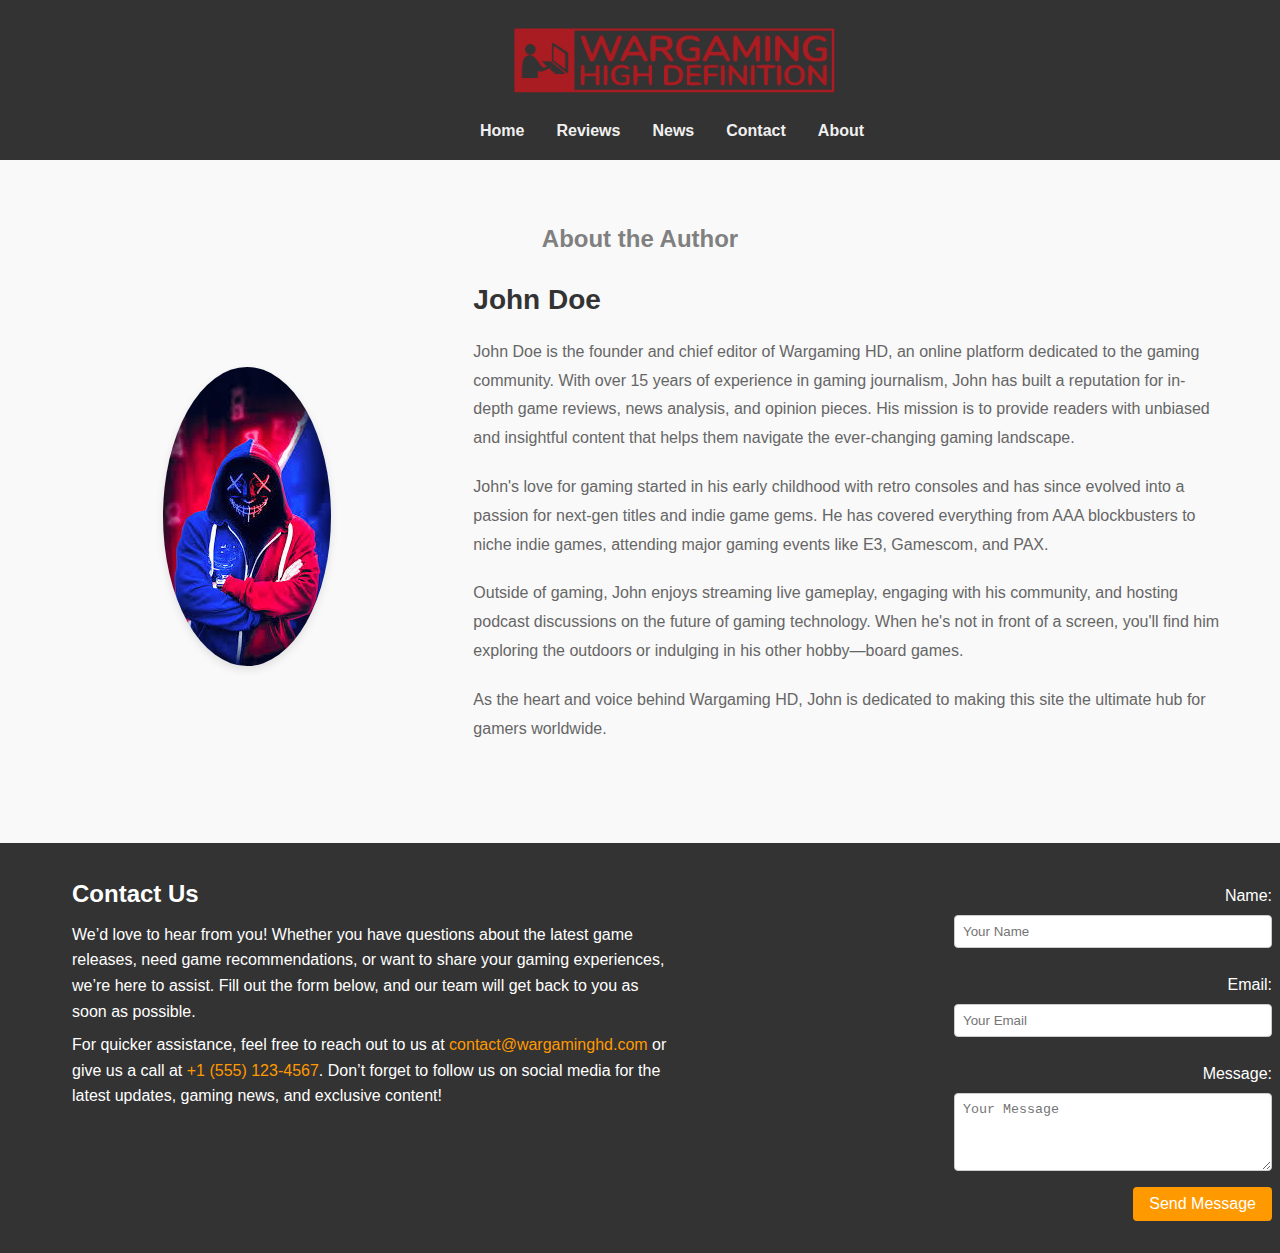
<file: about.html>
<!DOCTYPE html>
<html lang="en">
<head>
    <meta charset="UTF-8">
    <meta name="viewport" content="width=device-width, initial-scale=1.0">
    <title>About</title>
    <link rel="stylesheet" href="styles.css">
</head>
<body>
    <!-- Header Section -->
    <header>
        <div class="header-content">
            <div class="logo-title">
                <img src="../Extra/logo2_red.png" alt="WargamingHD Logo" class="logo">
            </div>
            <nav>
                <ul>
                    <li><a href="../index.html#Home">Home</a></li>
                    <li><a href="../index.html#reviews">Reviews</a></li>
                    <li><a href="../index.html#news">News</a></li>
                    <li><a href="../index.html#contact">Contact</a></li>
                    <li><a href="about.html">About</a></li>
                </ul>
            </nav>
        </div>
    </header>

    <main>
        <!-- About Section -->
        <section id="about">
            <h2 style="color:gray">About the Author</h2>
            <div class="about-content">
                <div class="about-image">
                    <img src="../Extra/johnDoe.jpg" alt="Author Portrait">
                </div>
                <div class="about-text">
                    <h3>John Doe</h3>
                    <p>John Doe is the founder and chief editor of Wargaming HD, an online platform dedicated to the gaming community. With over 15 years of experience in gaming journalism, John has built a reputation for in-depth game reviews, news analysis, and opinion pieces. His mission is to provide readers with unbiased and insightful content that helps them navigate the ever-changing gaming landscape.</p>
                    
                    <p>John's love for gaming started in his early childhood with retro consoles and has since evolved into a passion for next-gen titles and indie game gems. He has covered everything from AAA blockbusters to niche indie games, attending major gaming events like E3, Gamescom, and PAX.</p>
    
                    <p>Outside of gaming, John enjoys streaming live gameplay, engaging with his community, and hosting podcast discussions on the future of gaming technology. When he's not in front of a screen, you'll find him exploring the outdoors or indulging in his other hobby—board games.</p>
    
                    <p>As the heart and voice behind Wargaming HD, John is dedicated to making this site the ultimate hub for gamers worldwide.</p>
                </div>
            </div>
        </section>
    </main>

    <!-- Footer Section -->
    <footer id="contact">
        <div class="footer-content">
            <div class="contact-info">
                <h2>Contact Us</h2>
                <p>We’d love to hear from you! Whether you have questions about the latest game releases, need game recommendations, or want to share your gaming experiences, we’re here to assist. Fill out the form below, and our team will get back to you as soon as possible.</p>
                <p>For quicker assistance, feel free to reach out to us at <a href="mailto:contact@wargaminghd.com">contact@wargaminghd.com</a> or give us a call at <a href="tel:+15551234567">+1 (555) 123-4567</a>. Don’t forget to follow us on social media for the latest updates, gaming news, and exclusive content!</p>
            </div>
            <div class="form-container">
                <form action="submit_form.php" method="post">
                    <label for="name">Name:</label>
                    <input type="text" id="name" name="name" placeholder="Your Name" required>
    
                    <label for="email">Email:</label>
                    <input type="email" id="email" name="email" placeholder="Your Email" required>
    
                    <label for="message">Message:</label>
                    <textarea id="message" name="message" placeholder="Your Message" rows="4" required></textarea>
    
                    <button type="submit">Send Message</button>
                </form>
            </div>
        </div>
    </footer>   
    
</body>
</html>
</file>
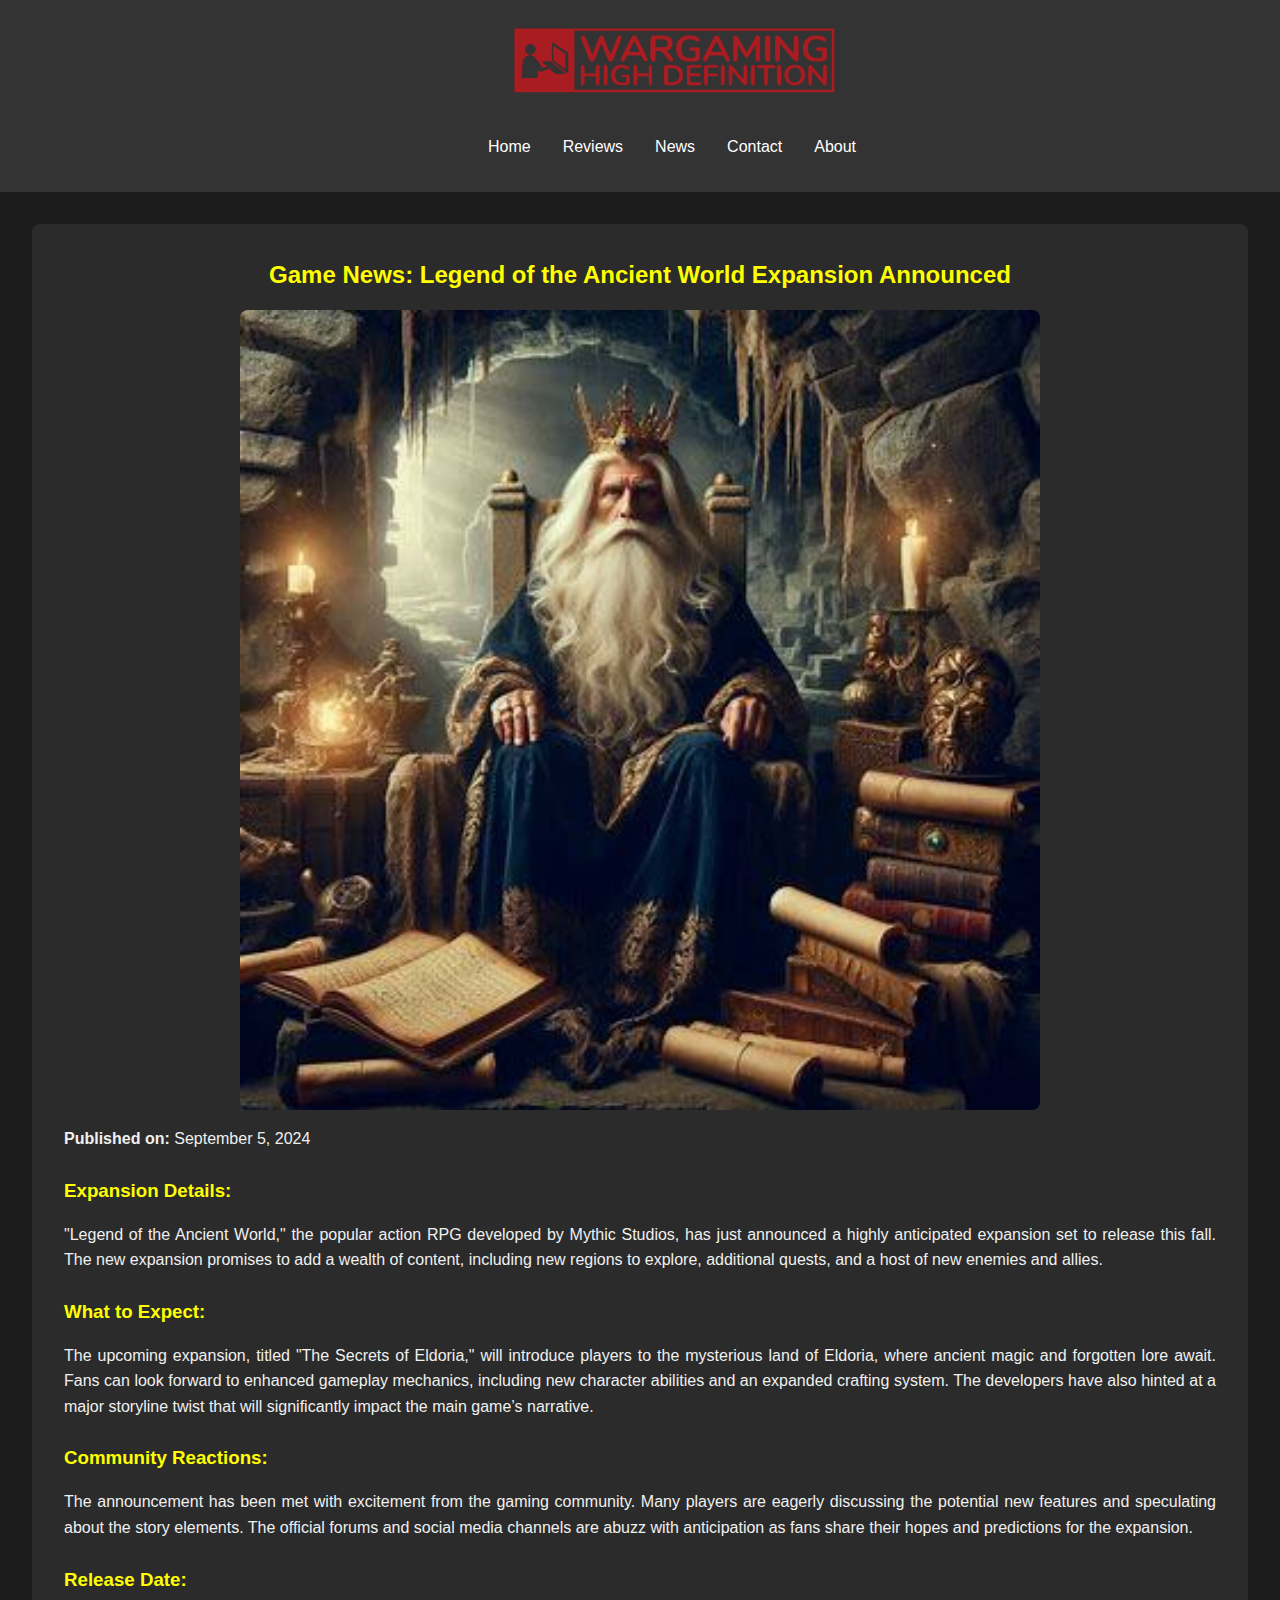
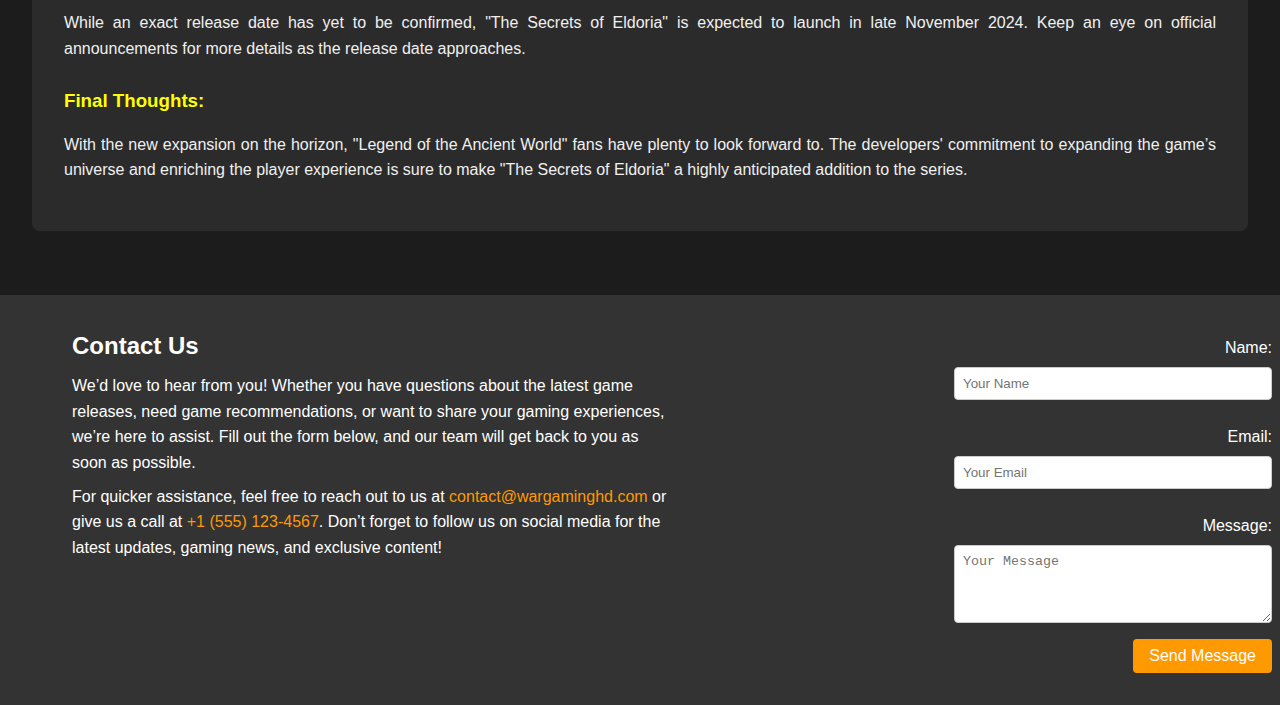
<file: Articles/GameNews_1.html>
<!DOCTYPE html>
<html lang="en">
<head>
    <meta charset="UTF-8">
    <meta name="viewport" content="width=device-width, initial-scale=1.0">
    <title>Game News: Legend of the Ancient World Expansion Announced</title>
    <link rel="stylesheet" href="GameNews.css">
  
</head>
<body>
    <!-- Header Section -->
    <header>
        <div class="header-content">
            <div class="logo-title">
                <img src="../Extra/logo2_red.png" alt="WargamingHD Logo" class="logo">
            </div>
            <nav>
                <ul>
                    <li><a href="../index.html#Home">Home</a></li>
                    <li><a href="../index.html#reviews">Reviews</a></li>
                    <li><a href="../index.html#news">News</a></li>
                    <li><a href="../index.html#contact">Contact</a></li>
                    <li><a href="../about.html">About</a></li>
                </ul>
            </nav>
        </div>
    </header>

    <main>
        <!-- News Section -->
        <section id="news">
            <article class="news-item">
                <h2>Game News: Legend of the Ancient World Expansion Announced</h2>
                
                <!-- News Image -->
                <div class="news-image">
                    <img src="../Extra/game1.jpg" alt="Legend of the Ancient World Expansion">
                </div>

                <p><strong>Published on:</strong> September 5, 2024</p>

                <h3>Expansion Details:</h3>
                <p>"Legend of the Ancient World," the popular action RPG developed by Mythic Studios, has just announced a highly anticipated expansion set to release this fall. The new expansion promises to add a wealth of content, including new regions to explore, additional quests, and a host of new enemies and allies.</p>

                <h3>What to Expect:</h3>
                <p>The upcoming expansion, titled "The Secrets of Eldoria," will introduce players to the mysterious land of Eldoria, where ancient magic and forgotten lore await. Fans can look forward to enhanced gameplay mechanics, including new character abilities and an expanded crafting system. The developers have also hinted at a major storyline twist that will significantly impact the main game’s narrative.</p>

                <h3>Community Reactions:</h3>
                <p>The announcement has been met with excitement from the gaming community. Many players are eagerly discussing the potential new features and speculating about the story elements. The official forums and social media channels are abuzz with anticipation as fans share their hopes and predictions for the expansion.</p>

                <h3>Release Date:</h3>
                <p>While an exact release date has yet to be confirmed, "The Secrets of Eldoria" is expected to launch in late November 2024. Keep an eye on official announcements for more details as the release date approaches.</p>

                <h3>Final Thoughts:</h3>
                <p>With the new expansion on the horizon, "Legend of the Ancient World" fans have plenty to look forward to. The developers' commitment to expanding the game’s universe and enriching the player experience is sure to make "The Secrets of Eldoria" a highly anticipated addition to the series.</p>

        
            </article>
        </section>
    </main>

    <!-- Footer Section -->
    <footer id="contact">
        <div class="footer-content">
            <div class="contact-info">
                <h2>Contact Us</h2>
                <p>We’d love to hear from you! Whether you have questions about the latest game releases, need game recommendations, or want to share your gaming experiences, we’re here to assist. Fill out the form below, and our team will get back to you as soon as possible.</p>
                <p>For quicker assistance, feel free to reach out to us at <a href="mailto:contact@wargaminghd.com">contact@wargaminghd.com</a> or give us a call at <a href="tel:+15551234567">+1 (555) 123-4567</a>. Don’t forget to follow us on social media for the latest updates, gaming news, and exclusive content!</p>
            </div>
            <div class="form-container">
                <form action="submit_form.php" method="post">
                    <label for="name">Name:</label>
                    <input type="text" id="name" name="name" placeholder="Your Name" required>
    
                    <label for="email">Email:</label>
                    <input type="email" id="email" name="email" placeholder="Your Email" required>
    
                    <label for="message">Message:</label>
                    <textarea id="message" name="message" placeholder="Your Message" rows="4" required></textarea>
    
                    <button type="submit">Send Message</button>
                </form>
            </div>
        </div>
    </footer>   
</body>
</html>
</file>
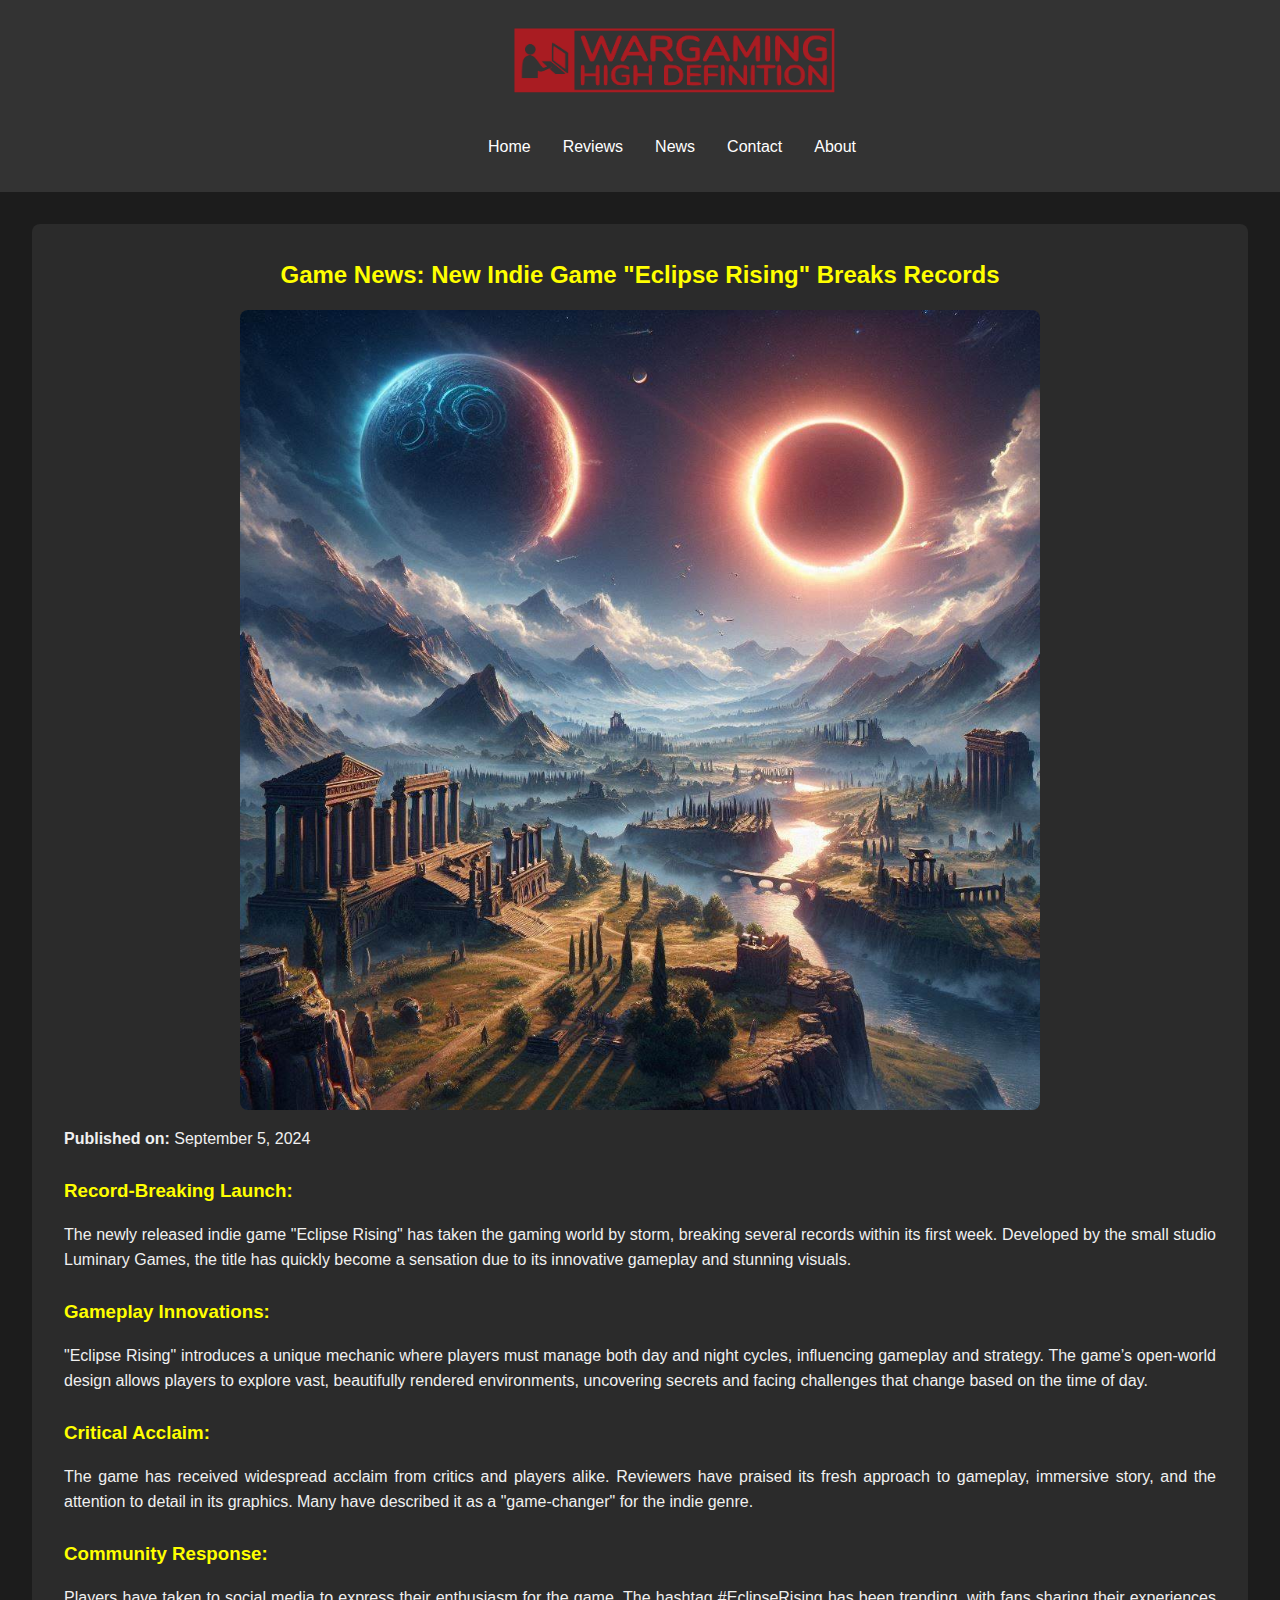
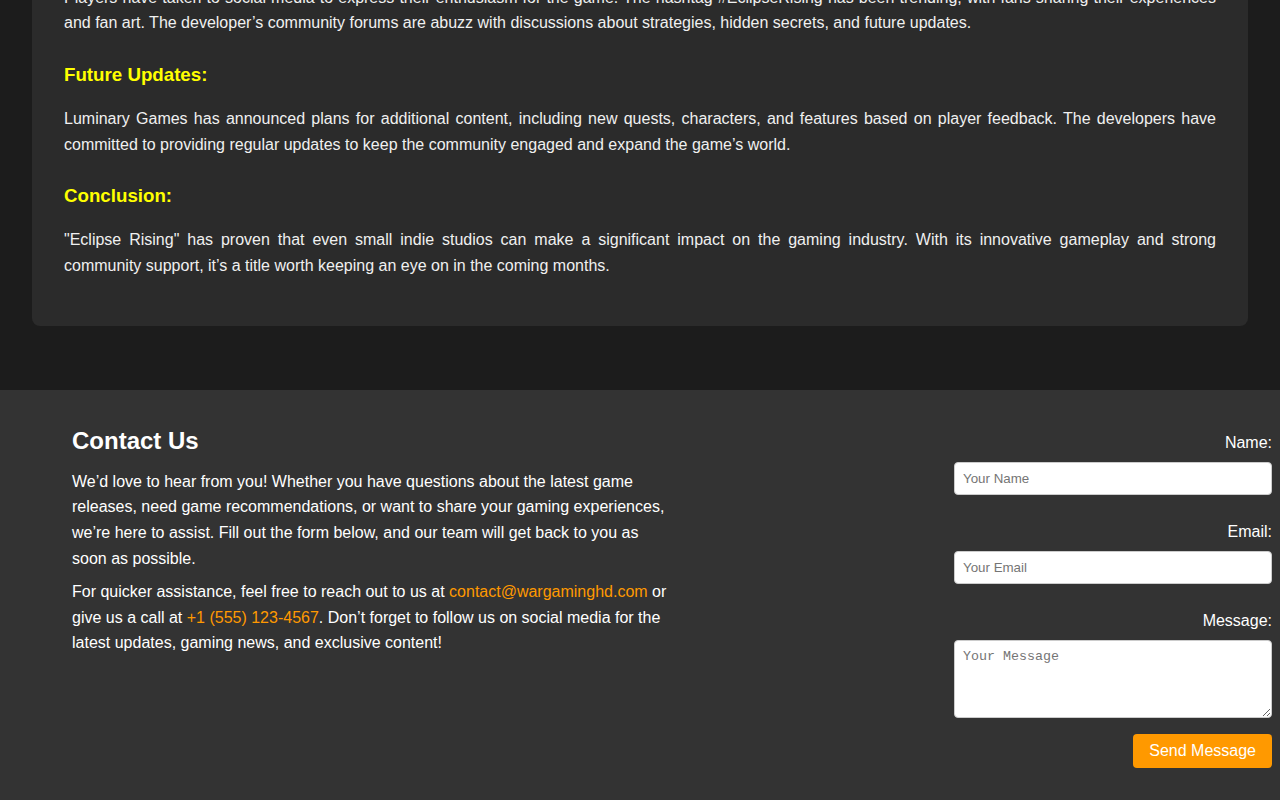
<file: Articles/GameNews_2.html>
<!DOCTYPE html>
<html lang="en">
<head>
    <meta charset="UTF-8">
    <meta name="viewport" content="width=device-width, initial-scale=1.0">
    <title>Game News: New Indie Game "Eclipse Rising" Breaks Records</title>
    <link rel="stylesheet" href="../Articles/GameNews.css">

</head>
<body>
    <!-- Header Section -->
    <header>
        <div class="header-content">
            <div class="logo-title">
                <img src="../Extra/logo2_red.png" alt="WargamingHD Logo" class="logo">
            </div>
            <nav>
                <ul>
                    <li><a href="../index.html#Home">Home</a></li>
                    <li><a href="../index.html#reviews">Reviews</a></li>
                    <li><a href="../index.html#news">News</a></li>
                    <li><a href="../index.html#contact">Contact</a></li>
                    <li><a href="../about.html">About</a></li>
                </ul>
            </nav>
        </div>
    </header>
    <main>
        <!-- News Section -->
        <section id="news">
            <article class="news-item">
                <h2>Game News: New Indie Game "Eclipse Rising" Breaks Records</h2>
                
                <!-- News Image -->
                <div class="news-image">
                    <img src="../Extra/game2.jpg" alt="Eclipse Rising Game">
                </div>

                <p><strong>Published on:</strong> September 5, 2024</p>

                <h3>Record-Breaking Launch:</h3>
                <p>The newly released indie game "Eclipse Rising" has taken the gaming world by storm, breaking several records within its first week. Developed by the small studio Luminary Games, the title has quickly become a sensation due to its innovative gameplay and stunning visuals.</p>

                <h3>Gameplay Innovations:</h3>
                <p>"Eclipse Rising" introduces a unique mechanic where players must manage both day and night cycles, influencing gameplay and strategy. The game’s open-world design allows players to explore vast, beautifully rendered environments, uncovering secrets and facing challenges that change based on the time of day.</p>

                <h3>Critical Acclaim:</h3>
                <p>The game has received widespread acclaim from critics and players alike. Reviewers have praised its fresh approach to gameplay, immersive story, and the attention to detail in its graphics. Many have described it as a "game-changer" for the indie genre.</p>

                <h3>Community Response:</h3>
                <p>Players have taken to social media to express their enthusiasm for the game. The hashtag #EclipseRising has been trending, with fans sharing their experiences and fan art. The developer’s community forums are abuzz with discussions about strategies, hidden secrets, and future updates.</p>

                <h3>Future Updates:</h3>
                <p>Luminary Games has announced plans for additional content, including new quests, characters, and features based on player feedback. The developers have committed to providing regular updates to keep the community engaged and expand the game’s world.</p>

                <h3>Conclusion:</h3>
                <p>"Eclipse Rising" has proven that even small indie studios can make a significant impact on the gaming industry. With its innovative gameplay and strong community support, it’s a title worth keeping an eye on in the coming months.</p>

            </article>
        </section>
    </main>

    <!-- Footer Section -->
    <footer id="contact">
        <div class="footer-content">
            <div class="contact-info">
                <h2>Contact Us</h2>
                <p>We’d love to hear from you! Whether you have questions about the latest game releases, need game recommendations, or want to share your gaming experiences, we’re here to assist. Fill out the form below, and our team will get back to you as soon as possible.</p>
                <p>For quicker assistance, feel free to reach out to us at <a href="mailto:contact@wargaminghd.com">contact@wargaminghd.com</a> or give us a call at <a href="tel:+15551234567">+1 (555) 123-4567</a>. Don’t forget to follow us on social media for the latest updates, gaming news, and exclusive content!</p>
            </div>
            <div class="form-container">
                <form action="submit_form.php" method="post">
                    <label for="name">Name:</label>
                    <input type="text" id="name" name="name" placeholder="Your Name" required>
    
                    <label for="email">Email:</label>
                    <input type="email" id="email" name="email" placeholder="Your Email" required>
    
                    <label for="message">Message:</label>
                    <textarea id="message" name="message" placeholder="Your Message" rows="4" required></textarea>
    
                    <button type="submit">Send Message</button>
                </form>
            </div>
        </div>
    </footer>   
</body>
</html>
</file>
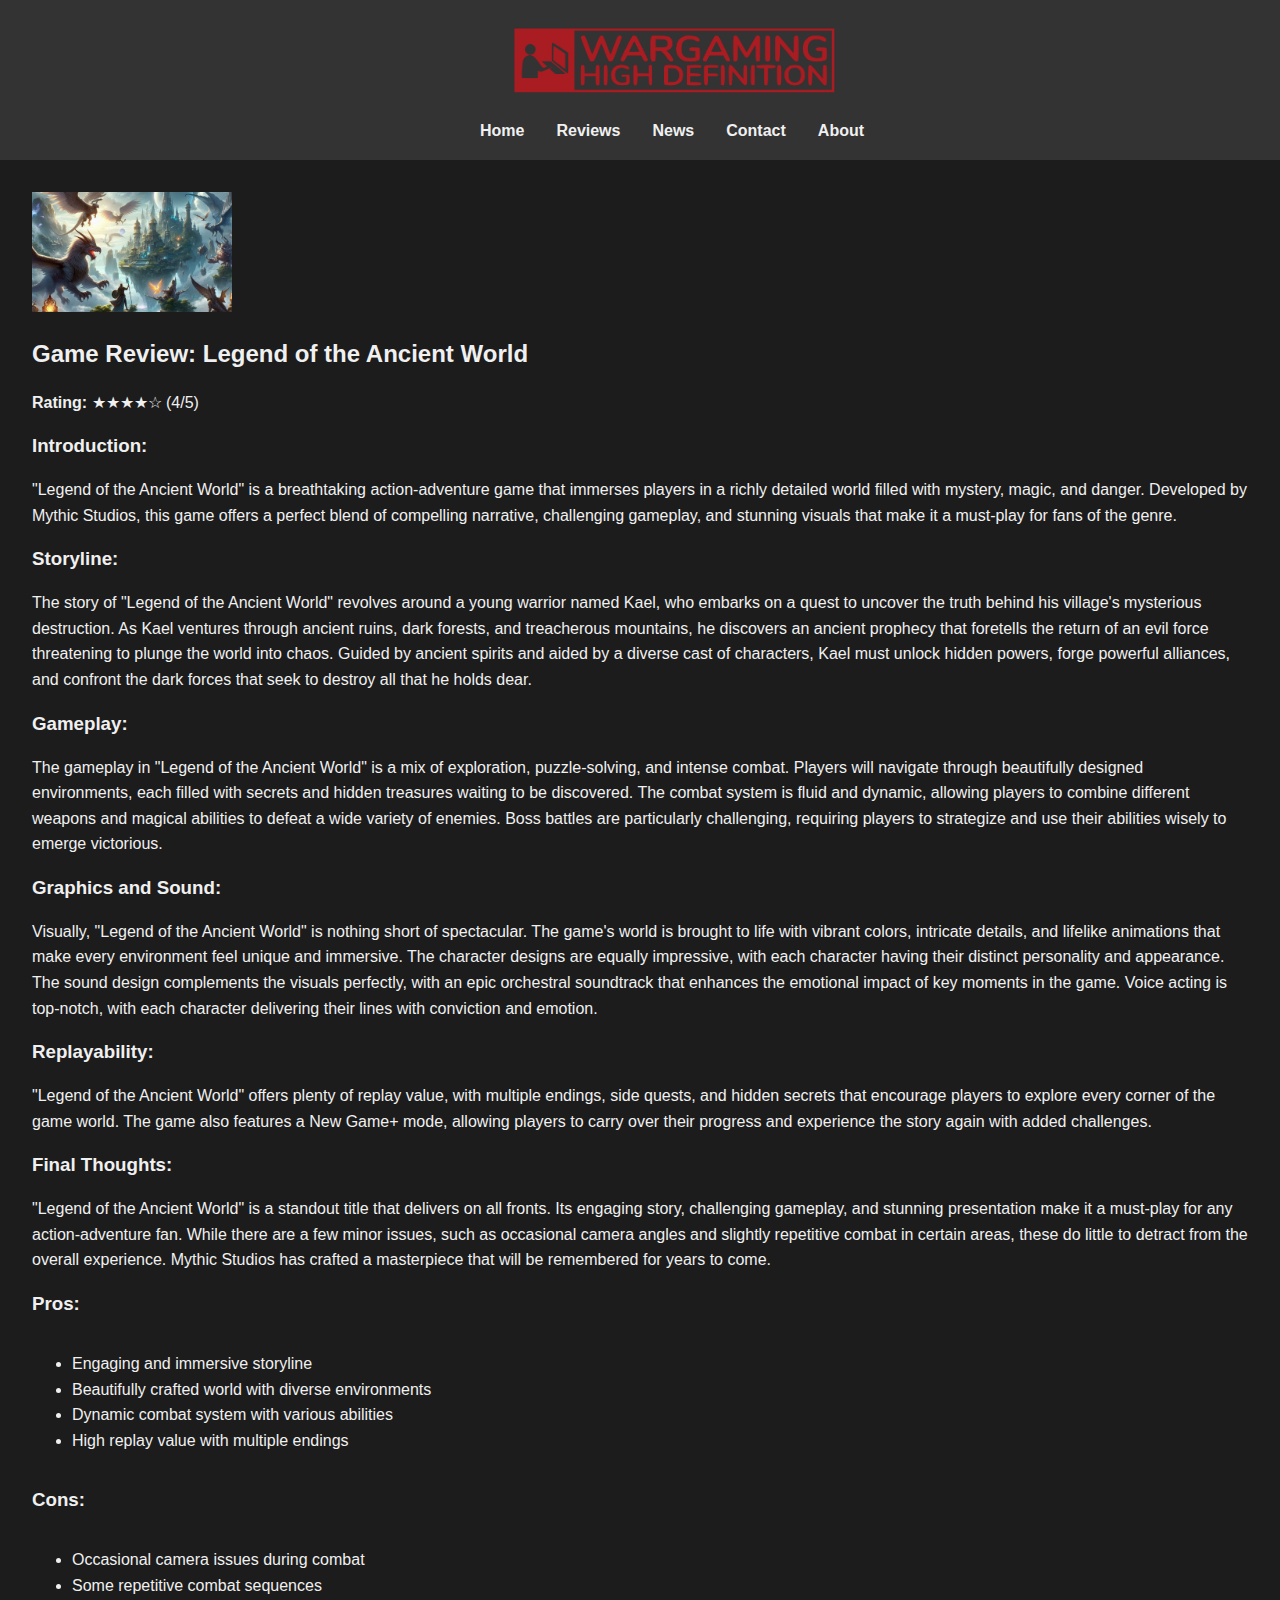
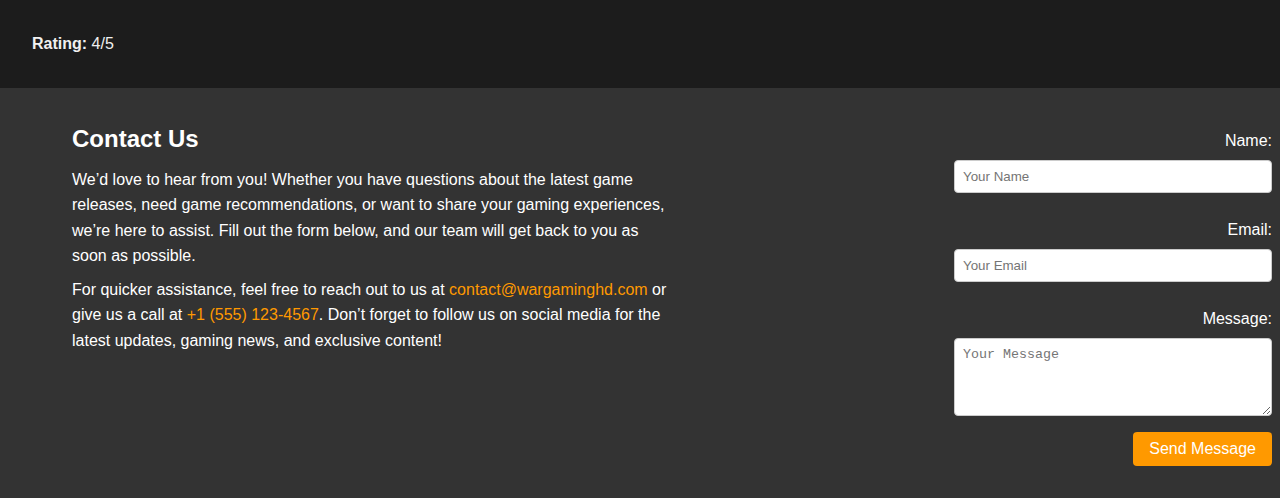
<file: Articles/Legends.html>
<!DOCTYPE html>
<html lang="en">
<head>
    <meta charset="UTF-8">
    <meta name="viewport" content="width=device-width, initial-scale=1.0">
    <title>Game Review: Legend of the Ancient World</title>
    <link rel="stylesheet" href="../styles.css">
</head>
<body>
    <!-- Header Section -->
    <header>
        <div class="header-content">
            <div class="logo-title">
                <img src="../Extra/logo2_red.png" alt="WargamingHD Logo" class="logo">
            </div>
            <nav>
                <ul>
                    <li><a href="../index.html#Home">Home</a></li>
                    <li><a href="../index.html#reviews">Reviews</a></li>
                    <li><a href="../index.html#news">News</a></li>
                    <li><a href="../index.html#contact">Contact</a></li>
                    <li><a href="../about.html">About</a></li>
                </ul>
            </nav>
        </div>
    </header>
    <main>
        <!-- Review Section -->
        <section id="reviews">
            <article class="review-box">
                <div class="review-image">
                    <img src="../Extra/legends.jpg" alt="Legend of the Ancient World">
                </div>
                <h2>Game Review: Legend of the Ancient World</h2>

                
                <p><strong>Rating:</strong> ★★★★☆ (4/5)</p>

                <h3>Introduction:</h3>
                <p>"Legend of the Ancient World" is a breathtaking action-adventure game that immerses players in a richly detailed world filled with mystery, magic, and danger. Developed by Mythic Studios, this game offers a perfect blend of compelling narrative, challenging gameplay, and stunning visuals that make it a must-play for fans of the genre.</p>

                <h3>Storyline:</h3>
                <p>The story of "Legend of the Ancient World" revolves around a young warrior named Kael, who embarks on a quest to uncover the truth behind his village's mysterious destruction. As Kael ventures through ancient ruins, dark forests, and treacherous mountains, he discovers an ancient prophecy that foretells the return of an evil force threatening to plunge the world into chaos. Guided by ancient spirits and aided by a diverse cast of characters, Kael must unlock hidden powers, forge powerful alliances, and confront the dark forces that seek to destroy all that he holds dear.</p>

                <h3>Gameplay:</h3>
                <p>The gameplay in "Legend of the Ancient World" is a mix of exploration, puzzle-solving, and intense combat. Players will navigate through beautifully designed environments, each filled with secrets and hidden treasures waiting to be discovered. The combat system is fluid and dynamic, allowing players to combine different weapons and magical abilities to defeat a wide variety of enemies. Boss battles are particularly challenging, requiring players to strategize and use their abilities wisely to emerge victorious.</p>

                <h3>Graphics and Sound:</h3>
                <p>Visually, "Legend of the Ancient World" is nothing short of spectacular. The game's world is brought to life with vibrant colors, intricate details, and lifelike animations that make every environment feel unique and immersive. The character designs are equally impressive, with each character having their distinct personality and appearance. The sound design complements the visuals perfectly, with an epic orchestral soundtrack that enhances the emotional impact of key moments in the game. Voice acting is top-notch, with each character delivering their lines with conviction and emotion.</p>

                <h3>Replayability:</h3>
                <p>"Legend of the Ancient World" offers plenty of replay value, with multiple endings, side quests, and hidden secrets that encourage players to explore every corner of the game world. The game also features a New Game+ mode, allowing players to carry over their progress and experience the story again with added challenges.</p>

                <h3>Final Thoughts:</h3>
                <p>"Legend of the Ancient World" is a standout title that delivers on all fronts. Its engaging story, challenging gameplay, and stunning presentation make it a must-play for any action-adventure fan. While there are a few minor issues, such as occasional camera angles and slightly repetitive combat in certain areas, these do little to detract from the overall experience. Mythic Studios has crafted a masterpiece that will be remembered for years to come.</p>

                <h3>Pros:</h3>
                <ul>
                    <li>Engaging and immersive storyline</li>
                    <li>Beautifully crafted world with diverse environments</li>
                    <li>Dynamic combat system with various abilities</li>
                    <li>High replay value with multiple endings</li>
                </ul>

                <h3>Cons:</h3>
                <ul>
                    <li>Occasional camera issues during combat</li>
                    <li>Some repetitive combat sequences</li>
                </ul>

                <p><strong>Rating:</strong> 4/5</p>
            </article>
        </section>
    </main>

    <!-- Footer Section -->
    <footer id="contact">
        <div class="footer-content">
            <div class="contact-info">
                <h2>Contact Us</h2>
                <p>We’d love to hear from you! Whether you have questions about the latest game releases, need game recommendations, or want to share your gaming experiences, we’re here to assist. Fill out the form below, and our team will get back to you as soon as possible.</p>
                <p>For quicker assistance, feel free to reach out to us at <a href="mailto:contact@wargaminghd.com">contact@wargaminghd.com</a> or give us a call at <a href="tel:+15551234567">+1 (555) 123-4567</a>. Don’t forget to follow us on social media for the latest updates, gaming news, and exclusive content!</p>
            </div>
            <div class="form-container">
                <form action="submit_form.php" method="post">
                    <label for="name">Name:</label>
                    <input type="text" id="name" name="name" placeholder="Your Name" required>
    
                    <label for="email">Email:</label>
                    <input type="email" id="email" name="email" placeholder="Your Email" required>
    
                    <label for="message">Message:</label>
                    <textarea id="message" name="message" placeholder="Your Message" rows="4" required></textarea>
    
                    <button type="submit">Send Message</button>
                </form>
            </div>
        </div>
    </footer>   
</body>
</html>
</file>
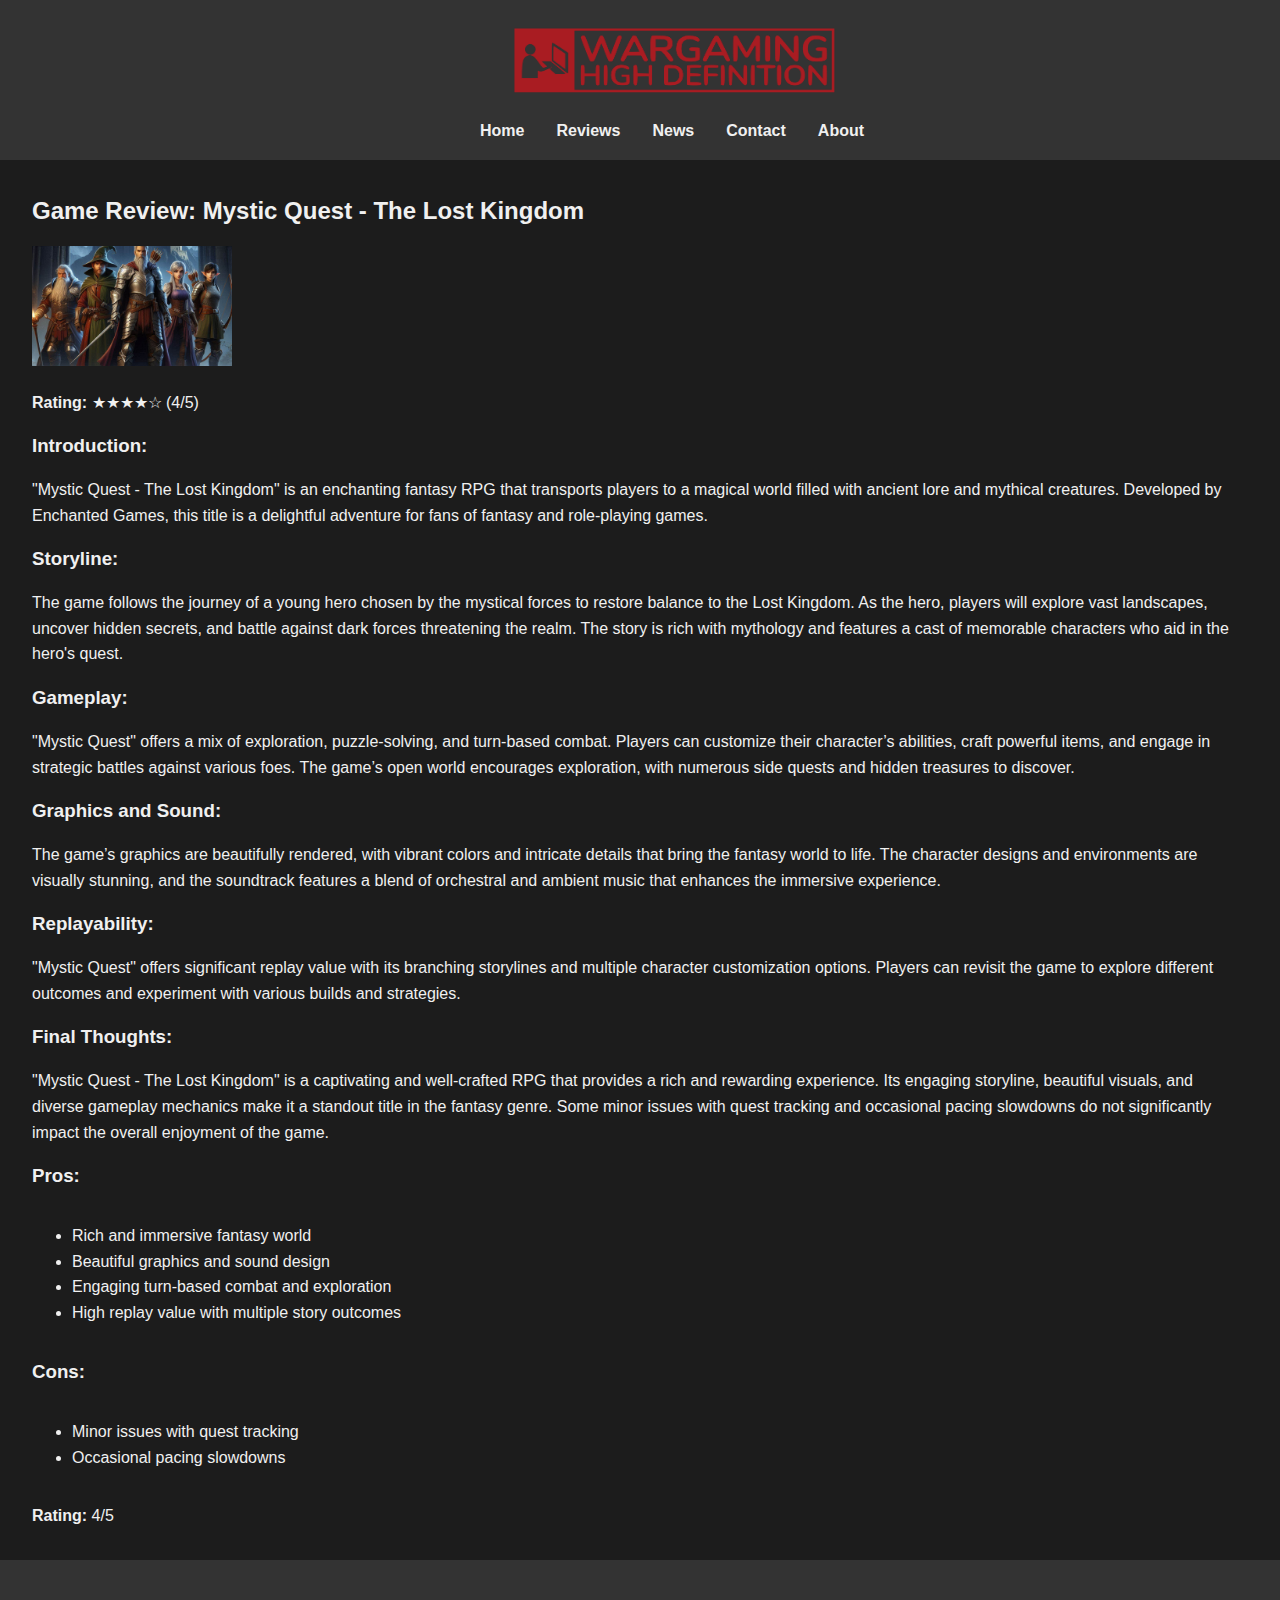
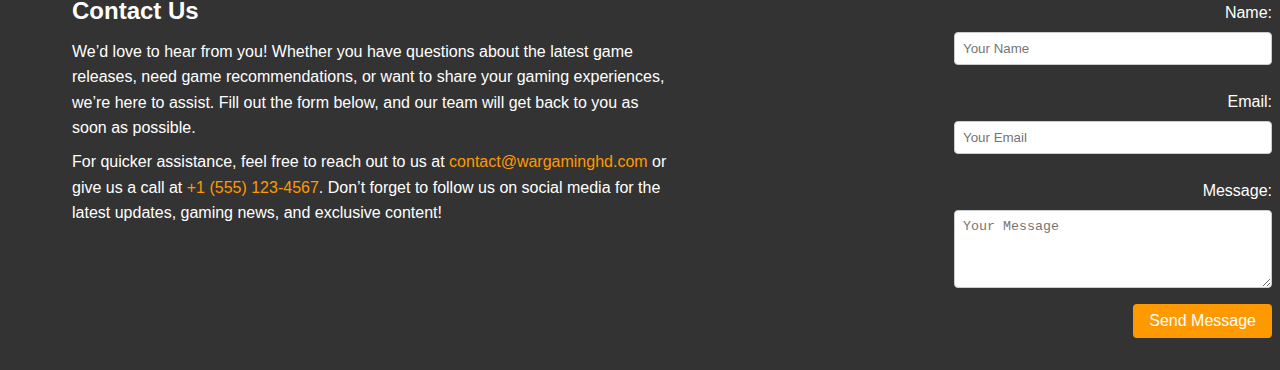
<file: Articles/Mystic.html>
<!DOCTYPE html>
<html lang="en">
<head>
    <meta charset="UTF-8">
    <meta name="viewport" content="width=device-width, initial-scale=1.0">
    <title>Game Review: Mystic Quest - The Lost Kingdom</title>
    <link rel="stylesheet" href="../styles.css">
</head>
<body>
    <!-- Header Section -->
    <header>
        <div class="header-content">
            <div class="logo-title">
                <img src="../Extra/logo2_red.png" alt="WargamingHD Logo" class="logo">
            </div>
            <nav>
                <ul>
                    <li><a href="../index.html#Home">Home</a></li>
                    <li><a href="../index.html#reviews">Reviews</a></li>
                    <li><a href="../index.html#news">News</a></li>
                    <li><a href="../index.html#contact">Contact</a></li>
                    <li><a href="../about.html">About</a></li>
                </ul>
            </nav>
        </div>
    </header>

    <main>
        <!-- Review Section -->
        <section id="reviews">
            <article class="review-box">
                <h2>Game Review: Mystic Quest - The Lost Kingdom</h2>
                
                <!-- Review Image -->
                <div class="review-image">
                    <img src="../Extra/mystic.jpg" alt="Mystic Quest - The Lost Kingdom">
                </div>

                <p><strong>Rating:</strong> ★★★★☆ (4/5)</p>

                <h3>Introduction:</h3>
                <p>"Mystic Quest - The Lost Kingdom" is an enchanting fantasy RPG that transports players to a magical world filled with ancient lore and mythical creatures. Developed by Enchanted Games, this title is a delightful adventure for fans of fantasy and role-playing games.</p>

                <h3>Storyline:</h3>
                <p>The game follows the journey of a young hero chosen by the mystical forces to restore balance to the Lost Kingdom. As the hero, players will explore vast landscapes, uncover hidden secrets, and battle against dark forces threatening the realm. The story is rich with mythology and features a cast of memorable characters who aid in the hero's quest.</p>

                <h3>Gameplay:</h3>
                <p>"Mystic Quest" offers a mix of exploration, puzzle-solving, and turn-based combat. Players can customize their character’s abilities, craft powerful items, and engage in strategic battles against various foes. The game’s open world encourages exploration, with numerous side quests and hidden treasures to discover.</p>

                <h3>Graphics and Sound:</h3>
                <p>The game’s graphics are beautifully rendered, with vibrant colors and intricate details that bring the fantasy world to life. The character designs and environments are visually stunning, and the soundtrack features a blend of orchestral and ambient music that enhances the immersive experience.</p>

                <h3>Replayability:</h3>
                <p>"Mystic Quest" offers significant replay value with its branching storylines and multiple character customization options. Players can revisit the game to explore different outcomes and experiment with various builds and strategies.</p>

                <h3>Final Thoughts:</h3>
                <p>"Mystic Quest - The Lost Kingdom" is a captivating and well-crafted RPG that provides a rich and rewarding experience. Its engaging storyline, beautiful visuals, and diverse gameplay mechanics make it a standout title in the fantasy genre. Some minor issues with quest tracking and occasional pacing slowdowns do not significantly impact the overall enjoyment of the game.</p>

                <h3>Pros:</h3>
                <ul>
                    <li>Rich and immersive fantasy world</li>
                    <li>Beautiful graphics and sound design</li>
                    <li>Engaging turn-based combat and exploration</li>
                    <li>High replay value with multiple story outcomes</li>
                </ul>

                <h3>Cons:</h3>
                <ul>
                    <li>Minor issues with quest tracking</li>
                    <li>Occasional pacing slowdowns</li>
                </ul>

                <p><strong>Rating:</strong> 4/5</p>
    
            </article>
        </section>
    </main>

    <!-- Footer Section -->
    <footer id="contact">
        <div class="footer-content">
            <div class="contact-info">
                <h2>Contact Us</h2>
                <p>We’d love to hear from you! Whether you have questions about the latest game releases, need game recommendations, or want to share your gaming experiences, we’re here to assist. Fill out the form below, and our team will get back to you as soon as possible.</p>
                <p>For quicker assistance, feel free to reach out to us at <a href="mailto:contact@wargaminghd.com">contact@wargaminghd.com</a> or give us a call at <a href="tel:+15551234567">+1 (555) 123-4567</a>. Don’t forget to follow us on social media for the latest updates, gaming news, and exclusive content!</p>
            </div>
            <div class="form-container">
                <form action="submit_form.php" method="post">
                    <label for="name">Name:</label>
                    <input type="text" id="name" name="name" placeholder="Your Name" required>
    
                    <label for="email">Email:</label>
                    <input type="email" id="email" name="email" placeholder="Your Email" required>
    
                    <label for="message">Message:</label>
                    <textarea id="message" name="message" placeholder="Your Message" rows="4" required></textarea>
    
                    <button type="submit">Send Message</button>
                </form>
            </div>
        </div>
    </footer>   
</body>
</html>
</file>
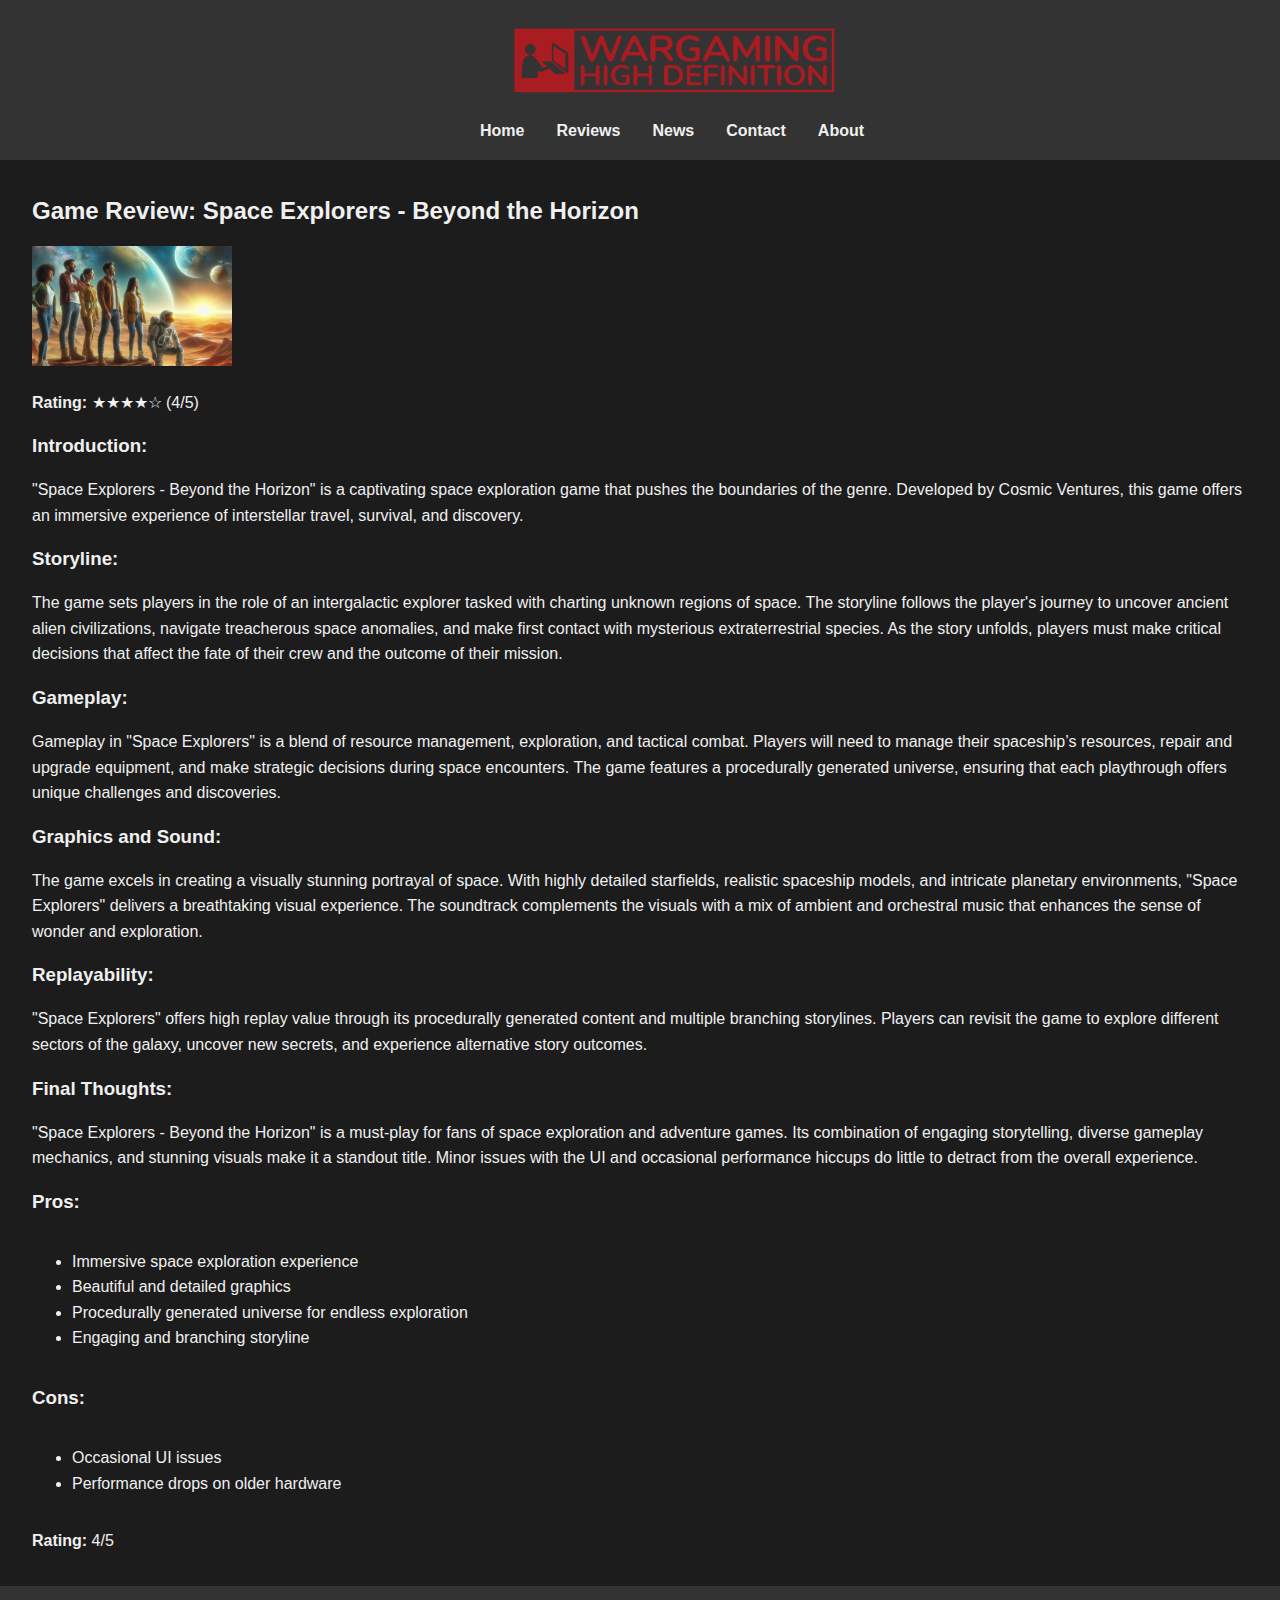
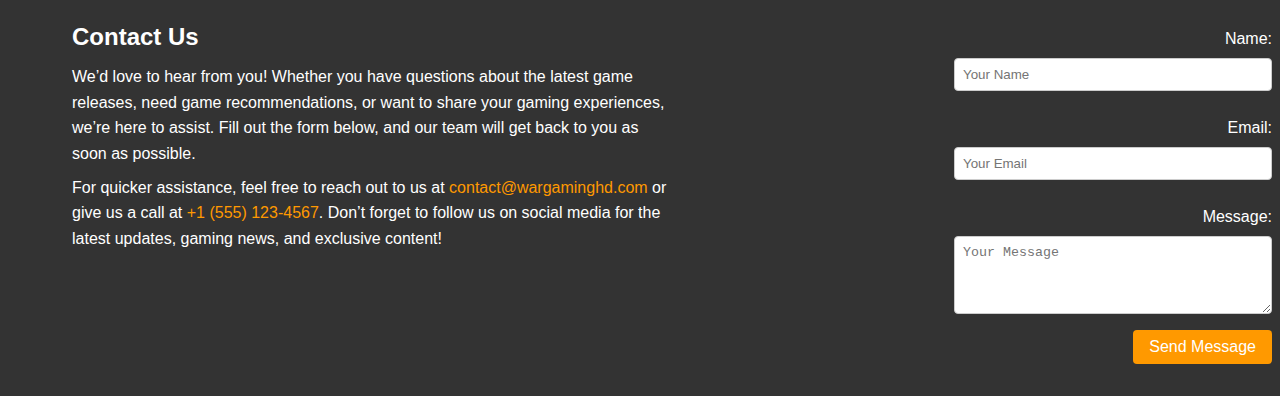
<file: Articles/Space.html>
<!DOCTYPE html>
<html lang="en">
<head>
    <meta charset="UTF-8">
    <meta name="viewport" content="width=device-width, initial-scale=1.0">
    <title>Game Review: Space Explorers - Beyond the Horizon</title>
    <link rel="stylesheet" href="../styles.css">
 
</head>
<body>
    <!-- Header Section -->
    <header>
        <div class="header-content">
            <div class="logo-title">
                <img src="../Extra/logo2_red.png" alt="WargamingHD Logo" class="logo">
            </div>
            <nav>
                <ul>
                    <li><a href="../index.html#Home">Home</a></li>
                    <li><a href="../index.html#reviews">Reviews</a></li>
                    <li><a href="../index.html#news">News</a></li>
                    <li><a href="../index.html#contact">Contact</a></li>
                    <li><a href="../about.html">About</a></li>
                </ul>
            </nav>
        </div>
    </header>

    <main>
        <!-- Review Section -->
        <section id="reviews">
            <article class="review-box">
                <h2>Game Review: Space Explorers - Beyond the Horizon</h2>
                
                <!-- Review Image -->
                <div class="review-image">
                    <img src="../Extra/space.jpg" alt="Space Explorers - Beyond the Horizon">
                </div>

                <p><strong>Rating:</strong> ★★★★☆ (4/5)</p>

                <h3>Introduction:</h3>
                <p>"Space Explorers - Beyond the Horizon" is a captivating space exploration game that pushes the boundaries of the genre. Developed by Cosmic Ventures, this game offers an immersive experience of interstellar travel, survival, and discovery.</p>

                <h3>Storyline:</h3>
                <p>The game sets players in the role of an intergalactic explorer tasked with charting unknown regions of space. The storyline follows the player's journey to uncover ancient alien civilizations, navigate treacherous space anomalies, and make first contact with mysterious extraterrestrial species. As the story unfolds, players must make critical decisions that affect the fate of their crew and the outcome of their mission.</p>

                <h3>Gameplay:</h3>
                <p>Gameplay in "Space Explorers" is a blend of resource management, exploration, and tactical combat. Players will need to manage their spaceship’s resources, repair and upgrade equipment, and make strategic decisions during space encounters. The game features a procedurally generated universe, ensuring that each playthrough offers unique challenges and discoveries.</p>

                <h3>Graphics and Sound:</h3>
                <p>The game excels in creating a visually stunning portrayal of space. With highly detailed starfields, realistic spaceship models, and intricate planetary environments, "Space Explorers" delivers a breathtaking visual experience. The soundtrack complements the visuals with a mix of ambient and orchestral music that enhances the sense of wonder and exploration.</p>

                <h3>Replayability:</h3>
                <p>"Space Explorers" offers high replay value through its procedurally generated content and multiple branching storylines. Players can revisit the game to explore different sectors of the galaxy, uncover new secrets, and experience alternative story outcomes.</p>

                <h3>Final Thoughts:</h3>
                <p>"Space Explorers - Beyond the Horizon" is a must-play for fans of space exploration and adventure games. Its combination of engaging storytelling, diverse gameplay mechanics, and stunning visuals make it a standout title. Minor issues with the UI and occasional performance hiccups do little to detract from the overall experience.</p>

                <h3>Pros:</h3>
                <ul>
                    <li>Immersive space exploration experience</li>
                    <li>Beautiful and detailed graphics</li>
                    <li>Procedurally generated universe for endless exploration</li>
                    <li>Engaging and branching storyline</li>
                </ul>

                <h3>Cons:</h3>
                <ul>
                    <li>Occasional UI issues</li>
                    <li>Performance drops on older hardware</li>
                </ul>

                <p><strong>Rating:</strong> 4/5</p>
            
            </article>
        </section>
    </main>

    <!-- Footer Section -->
    <footer id="contact">
        <div class="footer-content">
            <div class="contact-info">
                <h2>Contact Us</h2>
                <p>We’d love to hear from you! Whether you have questions about the latest game releases, need game recommendations, or want to share your gaming experiences, we’re here to assist. Fill out the form below, and our team will get back to you as soon as possible.</p>
                <p>For quicker assistance, feel free to reach out to us at <a href="mailto:contact@wargaminghd.com">contact@wargaminghd.com</a> or give us a call at <a href="tel:+15551234567">+1 (555) 123-4567</a>. Don’t forget to follow us on social media for the latest updates, gaming news, and exclusive content!</p>
            </div>
            <div class="form-container">
                <form action="submit_form.php" method="post">
                    <label for="name">Name:</label>
                    <input type="text" id="name" name="name" placeholder="Your Name" required>
    
                    <label for="email">Email:</label>
                    <input type="email" id="email" name="email" placeholder="Your Email" required>
    
                    <label for="message">Message:</label>
                    <textarea id="message" name="message" placeholder="Your Message" rows="4" required></textarea>
    
                    <button type="submit">Send Message</button>
                </form>
            </div>
        </div>
    </footer>   
</body>
</html>
</file>
<file: styles.css>
/* General Reset and Body Styling */
  body, h1, h2, h3, p {
    margin: 0;
    padding: 0;
}

body {
    font-family: 'Arial', sans-serif;
    background-color: #1c1c1c;
    color: #f0f0f0;
    line-height: 1.6;
}

/* Header Section */
header {
    background-color: #333; /* Background color for header */
    padding: 1rem 2rem; /* Adjust padding as needed */
    position: relative;
    width: 100%;
}

.header-content {
    display: flex;
    justify-content: center; /* Center content horizontally */
    align-items: center; /* Center content vertically */
    flex-direction: column; /* Stack logo and title vertically */
}

.logo-title {
    display: flex;
    align-items: center; /* Center logo and title vertically */
    justify-content: center; /* Center logo and title horizontally */
    margin-bottom: 1rem; /* Space between logo/title and navigation */
}

.logo {
    width: 350px; /* Adjust size as needed */
    height: 250px;
    margin-top: -80px;
    margin-bottom:-100px;
}

h1 {
    color: #fff; /* Text color for the title */
    font-size: 2rem; /* Adjust font size as needed */
    margin: 0; /* Remove default margin */
}

nav {
    margin-top: 1rem; /* Space between title/logo and navigation */
}

nav ul {
    list-style: none; /* Remove bullet points */
    padding: 0;
    display: flex;
    justify-content: center; /* Center navigation items horizontally */
}

nav ul li {
    margin: 0 1rem; /* Space between navigation items */
}

nav ul li a {
    color: #fff; /* Text color for navigation links */
    text-decoration: none; /* Remove underline */
    font-size: 1rem; /* Adjust font size as needed */
}

nav ul li a:hover {
    text-decoration: underline; /* Underline on hover */
}   

/* Navigation styling */
nav ul {
    list-style: none;
    margin: 0;
    padding: 0;
}

nav ul li {
    display: inline;
    margin: 0 1rem;
}

nav ul li a {
    color: #f0f0f0;
    text-decoration: none;
    font-weight: bold;
}

nav ul li a:hover {
    color: #ff0;
}

/* Home Section */
section#home {
    position: relative;
    width: 100%;
    height: 100vh; /* Full viewport height */
    overflow: hidden;
    display: flex;
    justify-content: center; /* Center horizontally */
    align-items: center; /* Center vertically */
    margin: 0;
    padding: 0;
}

section#home video {
    max-width: 80%;
    max-height: 80%;
    object-fit: contain; /* Ensure the video fits within the viewport while maintaining aspect ratio */
    z-index: 1; /* Place video below the logo */
}


/* Highlights Section */
section#highlight {
    padding: 2rem;
    background: #1c1c1c;
}

.video-container {
    text-align: center;
}

video {
    width: 100%;
    max-width: 800px;
    border-radius: 8px;
}

/* Reviews Section */
section#reviews {
    padding: 2rem;
}

.review-box {
    display: flex;
    flex-direction: column;
    gap: 1rem;
}

.review, .news-item {
    background: #2b2b2b;
    border-radius: 8px;
    overflow: hidden;
    display: flex;
}

.review-image img, .news-image img {
    width: 200px;
    height: 120px;
    object-fit: cover;
}

.review-content {
    padding: 1rem;
    flex: 1;
}

.review-content h3 {
    color: #ff0;
    margin-bottom: 0.5rem;
}

.read-more {
    display: inline-block;
    margin-top: 1rem;
    color: #ff0;
    text-decoration: none;
    font-weight: bold;
}

.read-more:hover {
    text-decoration: underline;
}

/* News Section */
section#news {
    padding: 2rem;
}

.news-box {
    display: flex;
    flex-direction: column;
    gap: 1rem;
}

.news-item {
    background: #2b2b2b;
    border-radius: 8px;
    overflow: hidden;
    display: flex;
}

.news-image img {
    width: 200px;
    height: 120px;
    object-fit: cover;
}

.news-content {
    padding: 1rem;
}

.news-content h3 {
    color: #ff0;
    margin-bottom: 0.5rem;
}

/* Footer Section */
footer#contact {
    background-color: #333; /* Background color for the footer */
    color: #fff; /* Text color */
    padding: 2rem; /* Padding for spacing */
    width: 100%;
}

.footer-content {
    display: flex;
    justify-content: space-between; /* Space between left and right content */
    align-items: flex-start; /* Align items at the top */
    max-width: 1200px; /* Max width for the footer */
    margin: 0 auto; /* Center the footer content horizontally */
}

.contact-info {
    flex: 1; /* Takes up available space */
    text-align: left; /* Align text to the left */
}

.contact-info h2 {
    margin-top: 0; /* Remove default margin */
}

.contact-info p {
    margin: 0.5rem 0; /* Space between paragraphs */
}

.contact-info a {
    color: #ff9900; /* Highlight color for links */
    text-decoration: none; /* Remove underline */
}

.contact-info a:hover {
    text-decoration: underline; /* Underline on hover */
}

.form-container {
    flex: 1; /* Takes up available space */
    text-align: right; /* Align text to the right */
}

.form-container form {
    display: flex;
    flex-direction: column; /* Stack form elements vertically */
    align-items: flex-end; /* Align form elements to the right */
}

.form-container label {
    margin: 0.5rem 0 0.2rem; /* Space around labels */
}

.form-container input,
.form-container textarea {
    display: block; /* Make inputs block-level for full width */
    margin: 0.2rem 0 1rem; /* Space between fields */
    padding: 0.5rem; /* Padding inside fields */
    width: 100%; /* Full width of container */
    max-width: 300px; /* Max width of fields */
    border: 1px solid #ccc; /* Border color */
    border-radius: 4px; /* Rounded corners */
}

.form-container button {
    padding: 0.5rem 1rem; /* Padding for button */
    border: none; /* Remove default border */
    border-radius: 4px; /* Rounded corners */
    background-color: #ff9900; /* Button background color */
    color: #fff; /* Button text color */
    cursor: pointer; /* Pointer cursor on hover */
    font-size: 1rem; /* Font size for button */
}

.form-container button:hover {
    background-color: #e68a00; /* Darker button color on hover */
}

/* About Section */
#about {
    padding: 60px 20px;
    background-color: #f9f9f9;
    text-align: center;
}

.about-content {
    display: flex;
    flex-wrap: wrap;
    align-items: center;
    justify-content: center;
    max-width: 1200px;
    margin: 0 auto;
}

.about-image {
    flex: 1;
    padding: 20px;
    text-align: center;
}

.about-image img {
    max-width: 250px;
    border-radius: 50%;
    box-shadow: 0 4px 8px rgba(0, 0, 0, 0.1);
}

.about-text {
    flex: 2;
    padding: 20px;
    text-align: left;
}

.about-text h3 {
    font-size: 28px;
    color: #333;
    margin-bottom: 15px;
}

.about-text p {
    font-size: 16px;
    line-height: 1.8;
    color: #666;
    margin-bottom: 20px;
}

@media (max-width: 768px) {
    .about-content {
        flex-direction: column;
    }

    .about-image, .about-text {
        flex: 1;
        max-width: 100%;
    }

    .about-text {
        text-align: center;
    }
}
</file>
<file: Articles/GameNews.css>
/* General Reset and Body Styling */
body, h1, h2, h3, p {
    margin: 0;
    padding: 0;
}

body {
    font-family: 'Arial', sans-serif;
    background-color: #1c1c1c;
    color: #f0f0f0;
    line-height: 1.6;
}

/* Header Section */
header {
    background-color: #333; /* Background color for header */
    padding: 1rem 2rem; /* Adjust padding as needed */
    position: relative;
    width: 100%;
}

.header-content {
    display: flex;
    justify-content: center; /* Center content horizontally */
    align-items: center; /* Center content vertically */
    flex-direction: column; /* Stack logo and title vertically */
}

.logo-title {
    display: flex;
    align-items: center; /* Center logo and title vertically */
    justify-content: center; /* Center logo and title horizontally */
    margin-bottom: 1rem; /* Space between logo/title and navigation */
}

.logo {
    width: 350px; /* Adjust size as needed */
    height: 250px;
    margin-top: -80px;
    margin-bottom:-100px;
}

h1 {
    color: #fff; /* Text color for the title */
    font-size: 2rem; /* Adjust font size as needed */
    margin: 0; /* Remove default margin */
}

nav {
    margin-top: 1rem; /* Space between title/logo and navigation */
}

nav ul {
    list-style: none; /* Remove bullet points */
    padding: 0;
    display: flex;
    justify-content: center; /* Center navigation items horizontally */
}

nav ul li {
    margin: 0 1rem; /* Space between navigation items */
}

nav ul li a {
    color: #fff; /* Text color for navigation links */
    text-decoration: none; /* Remove underline */
    font-size: 1rem; /* Adjust font size as needed */
}

nav ul li a:hover {
    text-decoration: underline; /* Underline on hover */
}   

/* News Section */
section#news {
    padding: 2rem;
}

.news-item {
    background: #2b2b2b;
    border-radius: 8px;
    padding: 2rem;
    margin-bottom: 2rem;
}

.news-image img {
    width: 100%;
    max-width: 800px;
    border-radius: 8px;
    display: block;
    margin: 0 auto;
}

.news-item h2 {
    color: #ff0;
    margin-bottom: 1rem;
    text-align: center;
}

.news-item p {
    margin: 1rem 0;
    text-align: justify;
}

.news-item h3 {
    color: #ff0;
    margin-top: 1.5rem;
}

/* Footer Section */
footer#contact {
    background-color: #333;
    color: #fff;
    padding: 2rem;
    width: 100%;
}

.footer-content {
    display: flex;
    justify-content: space-between;
    align-items: flex-start;
    max-width: 1200px;
    margin: 0 auto;
}

.contact-info {
    flex: 1;
    text-align: left;
}

.contact-info h2 {
    margin-top: 0;
}

.contact-info p {
    margin: 0.5rem 0;
}

.contact-info a {
    color: #ff9900;
    text-decoration: none;
}

.contact-info a:hover {
    text-decoration: underline;
}

.form-container {
    flex: 1;
    text-align: right;
}

.form-container form {
    display: flex;
    flex-direction: column;
    align-items: flex-end;
}

.form-container label {
    margin: 0.5rem 0 0.2rem;
}

.form-container input,
.form-container textarea {
    margin: 0.2rem 0 1rem;
    padding: 0.5rem;
    width: 100%;
    max-width: 300px;
    border: 1px solid #ccc;
    border-radius: 4px;
}

.form-container button {
    padding: 0.5rem 1rem;
    border: none;
    border-radius: 4px;
    background-color: #ff9900;
    color: #fff;
    cursor: pointer;
    font-size: 1rem;
}

.form-container button:hover {
    background-color: #e68a00;
}
</file>
